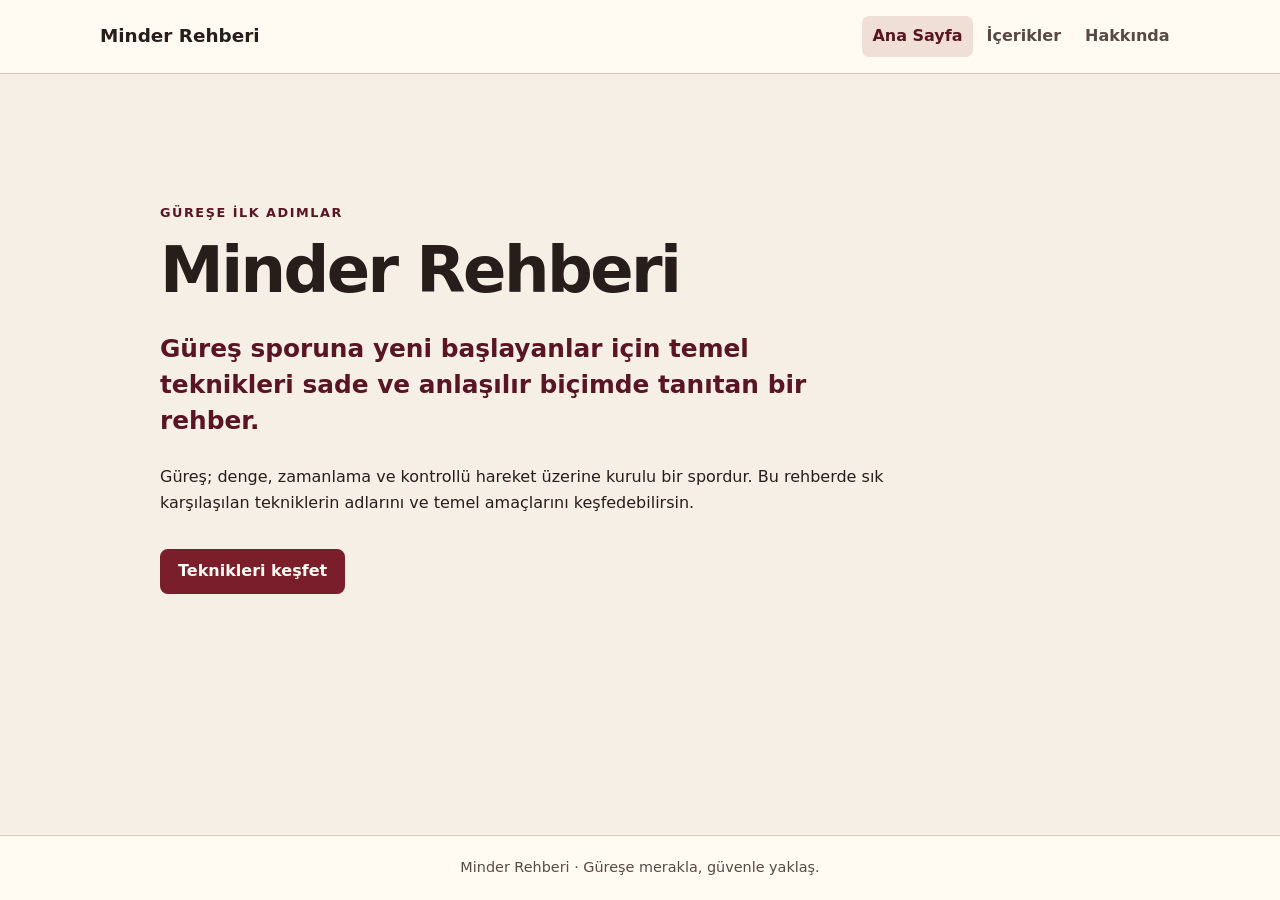
<file: index.html>
<!doctype html>
<html lang="tr">
<head>
  <meta charset="utf-8">
  <meta name="viewport" content="width=device-width, initial-scale=1">
  <meta name="description" content="Güreşe yeni başlayanlar için temel teknikleri tanıtan Minder Rehberi.">
  <title>Minder Rehberi | Ana Sayfa</title>
  <link rel="stylesheet" href="style.css">
</head>
<body>
  <header class="site-header">
    <a class="site-name" href="index.html">Minder Rehberi</a>
    <nav aria-label="Ana navigasyon">
      <ul class="nav-list">
        <li><a href="index.html" aria-current="page">Ana Sayfa</a></li>
        <li><a href="icerikler.html">İçerikler</a></li>
        <li><a href="hakkinda.html">Hakkında</a></li>
      </ul>
    </nav>
  </header>

  <main class="container">
    <section class="hero" aria-labelledby="page-title">
      <p class="eyebrow">Güreşe ilk adımlar</p>
      <h1 id="page-title">Minder Rehberi</h1>
      <p class="lead">Güreş sporuna yeni başlayanlar için temel teknikleri sade ve anlaşılır biçimde tanıtan bir rehber.</p>
      <p>Güreş; denge, zamanlama ve kontrollü hareket üzerine kurulu bir spordur. Bu rehberde sık karşılaşılan tekniklerin adlarını ve temel amaçlarını keşfedebilirsin.</p>
      <a class="button" href="icerikler.html">Teknikleri keşfet</a>
    </section>
  </main>

  <footer class="site-footer">
    <p>Minder Rehberi · Güreşe merakla, güvenle yaklaş.</p>
  </footer>
</body>
</html>
</file>
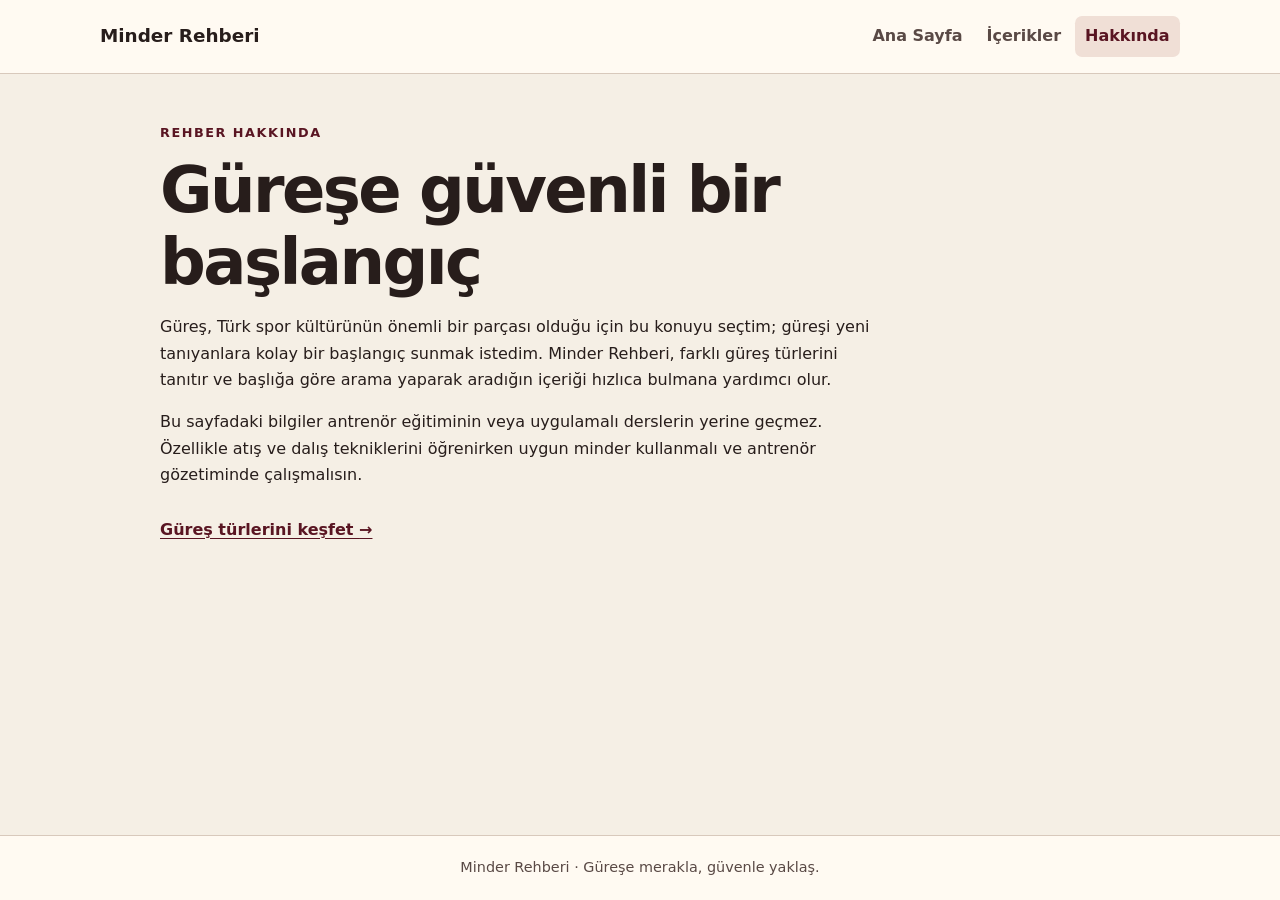
<file: hakkinda.html>
<!doctype html>
<html lang="tr">
<head>
  <meta charset="utf-8">
  <meta name="viewport" content="width=device-width, initial-scale=1">
  <meta name="description" content="Minder Rehberi'nin amacı ve güreşe yeni başlayanlara yönelik yaklaşımı.">
  <title>Hakkında | Minder Rehberi</title>
  <link rel="stylesheet" href="style.css">
</head>
<body>
  <header class="site-header">
    <a class="site-name" href="index.html">Minder Rehberi</a>
    <nav aria-label="Ana navigasyon">
      <ul class="nav-list">
        <li><a href="index.html">Ana Sayfa</a></li>
        <li><a href="icerikler.html">İçerikler</a></li>
        <li><a href="hakkinda.html" aria-current="page">Hakkında</a></li>
      </ul>
    </nav>
  </header>

  <main class="container">
    <article class="about-content">
      <p class="eyebrow">Rehber hakkında</p>
      <h1>Güreşe güvenli bir başlangıç</h1>
      <p>Güreş, Türk spor kültürünün önemli bir parçası olduğu için bu konuyu seçtim; güreşi yeni tanıyanlara kolay bir başlangıç sunmak istedim. Minder Rehberi, farklı güreş türlerini tanıtır ve başlığa göre arama yaparak aradığın içeriği hızlıca bulmana yardımcı olur.</p>
      <p>Bu sayfadaki bilgiler antrenör eğitiminin veya uygulamalı derslerin yerine geçmez. Özellikle atış ve dalış tekniklerini öğrenirken uygun minder kullanmalı ve antrenör gözetiminde çalışmalısın.</p>
      <a class="text-link" href="icerikler.html">Güreş türlerini keşfet <span aria-hidden="true">→</span></a>
    </article>
  </main>

  <footer class="site-footer">
    <p>Minder Rehberi · Güreşe merakla, güvenle yaklaş.</p>
  </footer>
</body>
</html>
</file>
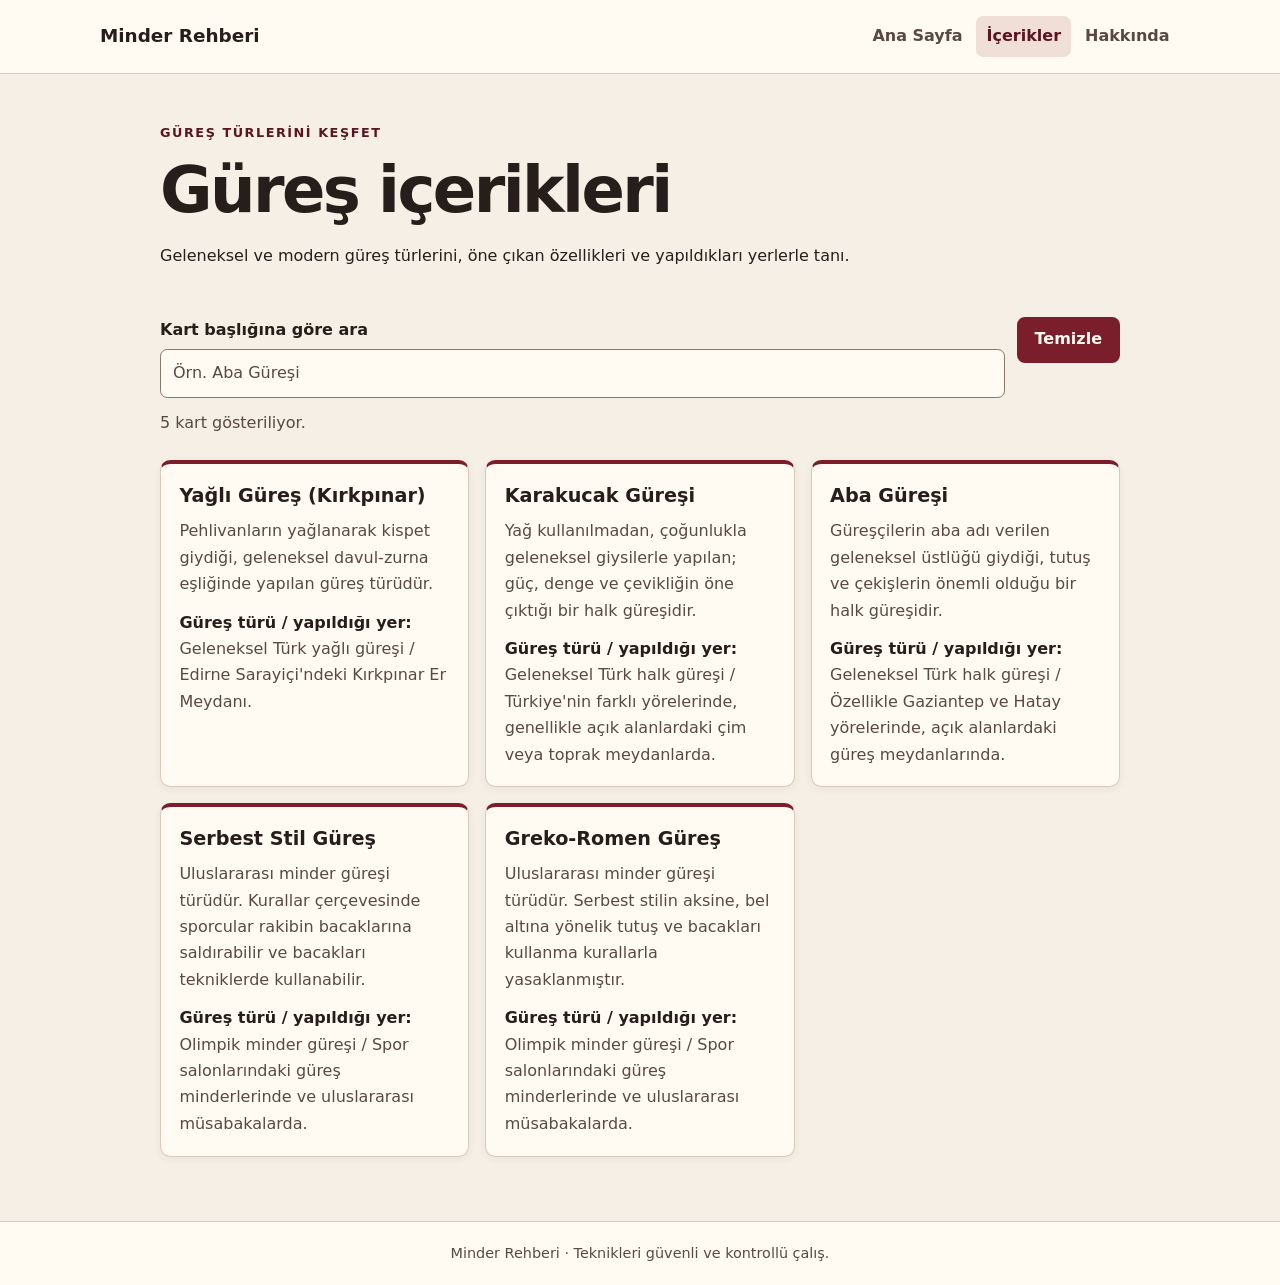
<file: icerikler.html>
<!doctype html>
<html lang="tr">
<head>
  <meta charset="utf-8">
  <meta name="viewport" content="width=device-width, initial-scale=1">
  <meta name="description" content="Güreş türlerini başlıklarına göre arayın ve kısa tanıtımlarını keşfedin.">
  <title>İçerikler | Minder Rehberi</title>
  <link rel="stylesheet" href="style.css">
  <script src="script.js" defer></script>
</head>
<body>
  <header class="site-header">
    <a class="site-name" href="index.html">Minder Rehberi</a>
    <nav aria-label="Ana navigasyon">
      <ul class="nav-list">
        <li><a href="index.html">Ana Sayfa</a></li>
        <li><a href="icerikler.html" aria-current="page">İçerikler</a></li>
        <li><a href="hakkinda.html">Hakkında</a></li>
      </ul>
    </nav>
  </header>

  <main class="container">
    <header class="page-heading">
      <p class="eyebrow">Güreş türlerini keşfet</p>
      <h1>Güreş içerikleri</h1>
      <p>Geleneksel ve modern güreş türlerini, öne çıkan özellikleri ve yapıldıkları yerlerle tanı.</p>
    </header>

    <section class="search-panel" aria-label="Güreş türlerinde arama">
      <div class="search-controls">
        <div class="search-field">
          <label for="kart-arama">Kart başlığına göre ara</label>
          <input id="kart-arama" type="search" autocomplete="off" placeholder="Örn. Aba Güreşi">
        </div>
        <button id="arama-temizle" type="button">Temizle</button>
      </div>
      <p id="sonuc-sayaci" class="search-status" aria-live="polite" aria-atomic="true"></p>
      <p id="sonuc-yok" class="search-status" role="status" hidden>Sonuç bulunamadı.</p>
    </section>

    <div class="technique-grid" aria-label="Güreş türleri">
      <div class="kart">
        <h2>Yağlı Güreş (Kırkpınar)</h2>
        <p>Pehlivanların yağlanarak kispet giydiği, geleneksel davul-zurna eşliğinde yapılan güreş türüdür.</p>
        <p><strong>Güreş türü / yapıldığı yer:</strong> Geleneksel Türk yağlı güreşi / Edirne Sarayiçi'ndeki Kırkpınar Er Meydanı.</p>
      </div>
      <div class="kart">
        <h2>Karakucak Güreşi</h2>
        <p>Yağ kullanılmadan, çoğunlukla geleneksel giysilerle yapılan; güç, denge ve çevikliğin öne çıktığı bir halk güreşidir.</p>
        <p><strong>Güreş türü / yapıldığı yer:</strong> Geleneksel Türk halk güreşi / Türkiye'nin farklı yörelerinde, genellikle açık alanlardaki çim veya toprak meydanlarda.</p>
      </div>
      <div class="kart">
        <h2>Aba Güreşi</h2>
        <p>Güreşçilerin aba adı verilen geleneksel üstlüğü giydiği, tutuş ve çekişlerin önemli olduğu bir halk güreşidir.</p>
        <p><strong>Güreş türü / yapıldığı yer:</strong> Geleneksel Türk halk güreşi / Özellikle Gaziantep ve Hatay yörelerinde, açık alanlardaki güreş meydanlarında.</p>
      </div>
      <div class="kart">
        <h2>Serbest Stil Güreş</h2>
        <p>Uluslararası minder güreşi türüdür. Kurallar çerçevesinde sporcular rakibin bacaklarına saldırabilir ve bacakları tekniklerde kullanabilir.</p>
        <p><strong>Güreş türü / yapıldığı yer:</strong> Olimpik minder güreşi / Spor salonlarındaki güreş minderlerinde ve uluslararası müsabakalarda.</p>
      </div>
      <div class="kart">
        <h2>Greko-Romen Güreş</h2>
        <p>Uluslararası minder güreşi türüdür. Serbest stilin aksine, bel altına yönelik tutuş ve bacakları kullanma kurallarla yasaklanmıştır.</p>
        <p><strong>Güreş türü / yapıldığı yer:</strong> Olimpik minder güreşi / Spor salonlarındaki güreş minderlerinde ve uluslararası müsabakalarda.</p>
      </div>
    </div>
  </main>

  <footer class="site-footer">
    <p>Minder Rehberi · Teknikleri güvenli ve kontrollü çalış.</p>
  </footer>
</body>
</html>
</file>
<file: style.css>
:root {
  color-scheme: light;
  --ink: #271d1b;
  --muted: #594945;
  --paper: #f5efe5;
  --surface: #fffaf2;
  --accent: #7a1e2c;
  --accent-dark: #591522;
  --line: #d8c9bc;
  --focus: #281c19;
  font-family: system-ui, -apple-system, BlinkMacSystemFont, "Segoe UI", sans-serif;
}

* {
  box-sizing: border-box;
}

body {
  min-width: 320px;
  min-height: 100vh;
  margin: 0;
  display: flex;
  flex-direction: column;
  color: var(--ink);
  background: var(--paper);
  line-height: 1.65;
}

a {
  color: var(--accent-dark);
}

a:focus-visible,
button:focus-visible,
input:focus-visible,
select:focus-visible,
textarea:focus-visible {
  outline: 3px solid var(--focus);
  outline-offset: 3px;
}

.site-header {
  display: flex;
  flex-direction: column;
  align-items: flex-start;
  gap: 0.5rem;
  padding: 1rem;
  background: var(--surface);
  border-bottom: 1px solid var(--line);
}

.site-name {
  color: var(--ink);
  font-size: 1.15rem;
  font-weight: 750;
  text-decoration: none;
}

.nav-list {
  display: flex;
  flex-wrap: wrap;
  gap: 0.2rem;
  margin: 0;
  padding: 0;
  list-style: none;
}

.nav-list a {
  display: inline-block;
  padding: 0.45rem 0.65rem;
  border-radius: 0.45rem;
  color: var(--muted);
  font-weight: 650;
  text-decoration: none;
}

.nav-list a:hover,
.nav-list a[aria-current="page"] {
  color: var(--accent-dark);
  background: #f0dfd6;
}

.container {
  width: min(100% - 2rem, 960px);
  min-width: 0;
  margin: 0 auto;
  flex: 1;
}

.hero {
  max-width: 740px;
  padding: clamp(3rem, 12vw, 8rem) 0;
}

.hero h1,
.page-heading h1,
.about-content h1 {
  margin: 0 0 1rem;
  font-size: clamp(2.2rem, 6vw, 4rem);
  line-height: 1.12;
  letter-spacing: -0.04em;
  overflow-wrap: anywhere;
}

.eyebrow {
  margin: 0 0 0.75rem;
  color: var(--accent-dark);
  font-size: 0.8rem;
  font-weight: 750;
  letter-spacing: 0.12em;
  text-transform: uppercase;
}

.lead {
  max-width: 650px;
  color: var(--accent-dark);
  font-size: clamp(1.2rem, 3vw, 1.55rem);
  font-weight: 550;
  line-height: 1.45;
}

.button,
button {
  display: inline-flex;
  align-items: center;
  justify-content: center;
  min-height: 2.75rem;
  margin-top: 1rem;
  padding: 0.65rem 1rem;
  border: 2px solid var(--accent);
  border-radius: 0.5rem;
  color: var(--surface);
  background: var(--accent);
  font: inherit;
  font-weight: 700;
  line-height: 1.3;
  text-align: center;
  text-decoration: none;
  cursor: pointer;
}

.button:hover,
button:hover {
  border-color: var(--accent-dark);
  background: var(--accent-dark);
}

.button:active,
button:active {
  transform: translateY(1px);
}

.page-heading {
  max-width: 700px;
  padding: 3rem 0 2rem;
}

.search-panel {
  margin-bottom: 1.5rem;
}

.search-controls {
  display: flex;
  flex-direction: column;
  align-items: stretch;
  gap: 0.75rem;
}

.search-field {
  min-width: 0;
  flex: 1;
}

.search-field label {
  display: block;
  margin-bottom: 0.35rem;
  color: var(--ink);
  font-weight: 650;
}

.search-field input {
  display: block;
}

.search-controls button {
  align-self: flex-start;
  margin-top: 0;
}

.search-status {
  margin: 0.75rem 0 0;
  color: var(--muted);
}

.search-status[hidden] {
  display: none;
}

.technique-grid {
  display: grid;
  grid-template-columns: minmax(0, 1fr);
  gap: 1rem;
  padding-bottom: 4rem;
}

.technique-card,
.kart {
  min-width: 0;
  padding: 1.15rem;
  border: 1px solid var(--line);
  border-top: 4px solid var(--accent);
  border-radius: 0.65rem;
  background: var(--surface);
  box-shadow: 0 2px 8px rgb(39 29 27 / 6%);
}

.technique-card h2,
.kart h2 {
  margin: 0 0 0.6rem;
  font-size: 1.2rem;
  line-height: 1.35;
  overflow-wrap: anywhere;
}

.technique-card p,
.kart p {
  margin: 0;
  color: var(--muted);
}

.kart p + p {
  margin-top: 0.75rem;
}

.kart strong {
  color: var(--ink);
}

.about-content {
  max-width: 720px;
  padding: 3rem 0;
}

.text-link {
  display: inline-block;
  margin-top: 0.75rem;
  font-weight: 700;
  text-underline-offset: 0.2em;
}

form {
  display: grid;
  gap: 1rem;
  max-width: 42rem;
}

form label,
fieldset legend {
  color: var(--ink);
  font-weight: 650;
}

input,
select,
textarea {
  width: 100%;
  min-height: 2.75rem;
  padding: 0.65rem 0.75rem;
  border: 1px solid #89766d;
  border-radius: 0.45rem;
  color: var(--ink);
  background: var(--surface);
  font: inherit;
}

textarea {
  min-height: 7rem;
  resize: vertical;
}

input::placeholder,
textarea::placeholder {
  color: var(--muted);
  opacity: 1;
}

input:focus-visible,
select:focus-visible,
textarea:focus-visible {
  border-color: var(--accent-dark);
}

fieldset {
  min-width: 0;
  padding: 1rem;
  border: 1px solid var(--line);
  border-radius: 0.5rem;
}

.site-footer {
  padding: 1.25rem 1rem;
  border-top: 1px solid var(--line);
  color: var(--muted);
  background: var(--surface);
  text-align: center;
}

.site-footer p {
  margin: 0;
  font-size: 0.9rem;
}

@media (min-width: 600px) {
  .site-header {
    flex-direction: row;
    align-items: center;
    justify-content: space-between;
    gap: 1rem;
    padding-right: max(1.5rem, calc((100% - 1080px) / 2));
    padding-left: max(1.5rem, calc((100% - 1080px) / 2));
  }

  .technique-grid {
    grid-template-columns: repeat(2, minmax(0, 1fr));
  }

  .search-controls {
    flex-direction: row;
    align-items: flex-end;
  }
}

@media (min-width: 900px) {
  .technique-grid {
    grid-template-columns: repeat(3, minmax(0, 1fr));
  }
}

@media (prefers-reduced-motion: reduce) {
  *,
  *::before,
  *::after {
    scroll-behavior: auto !important;
    transition-duration: 0.01ms !important;
  }
}
</file>
